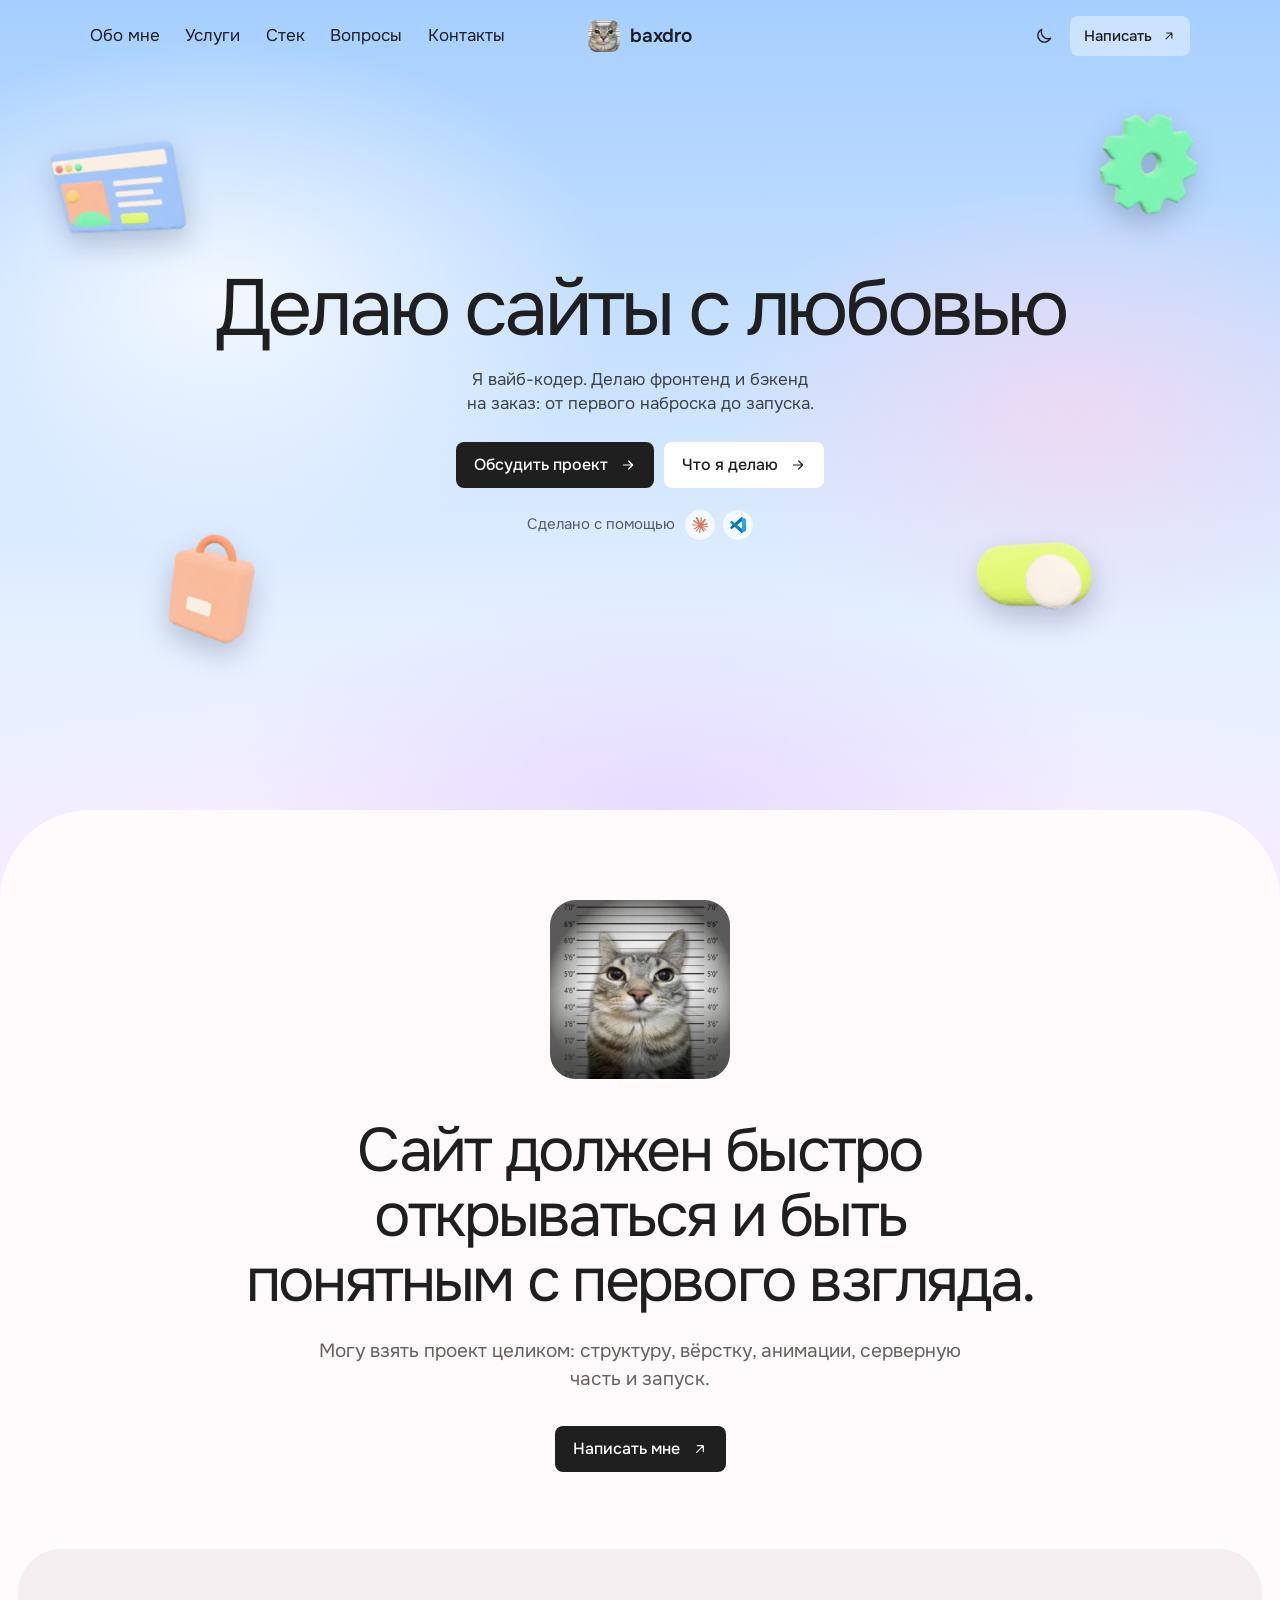
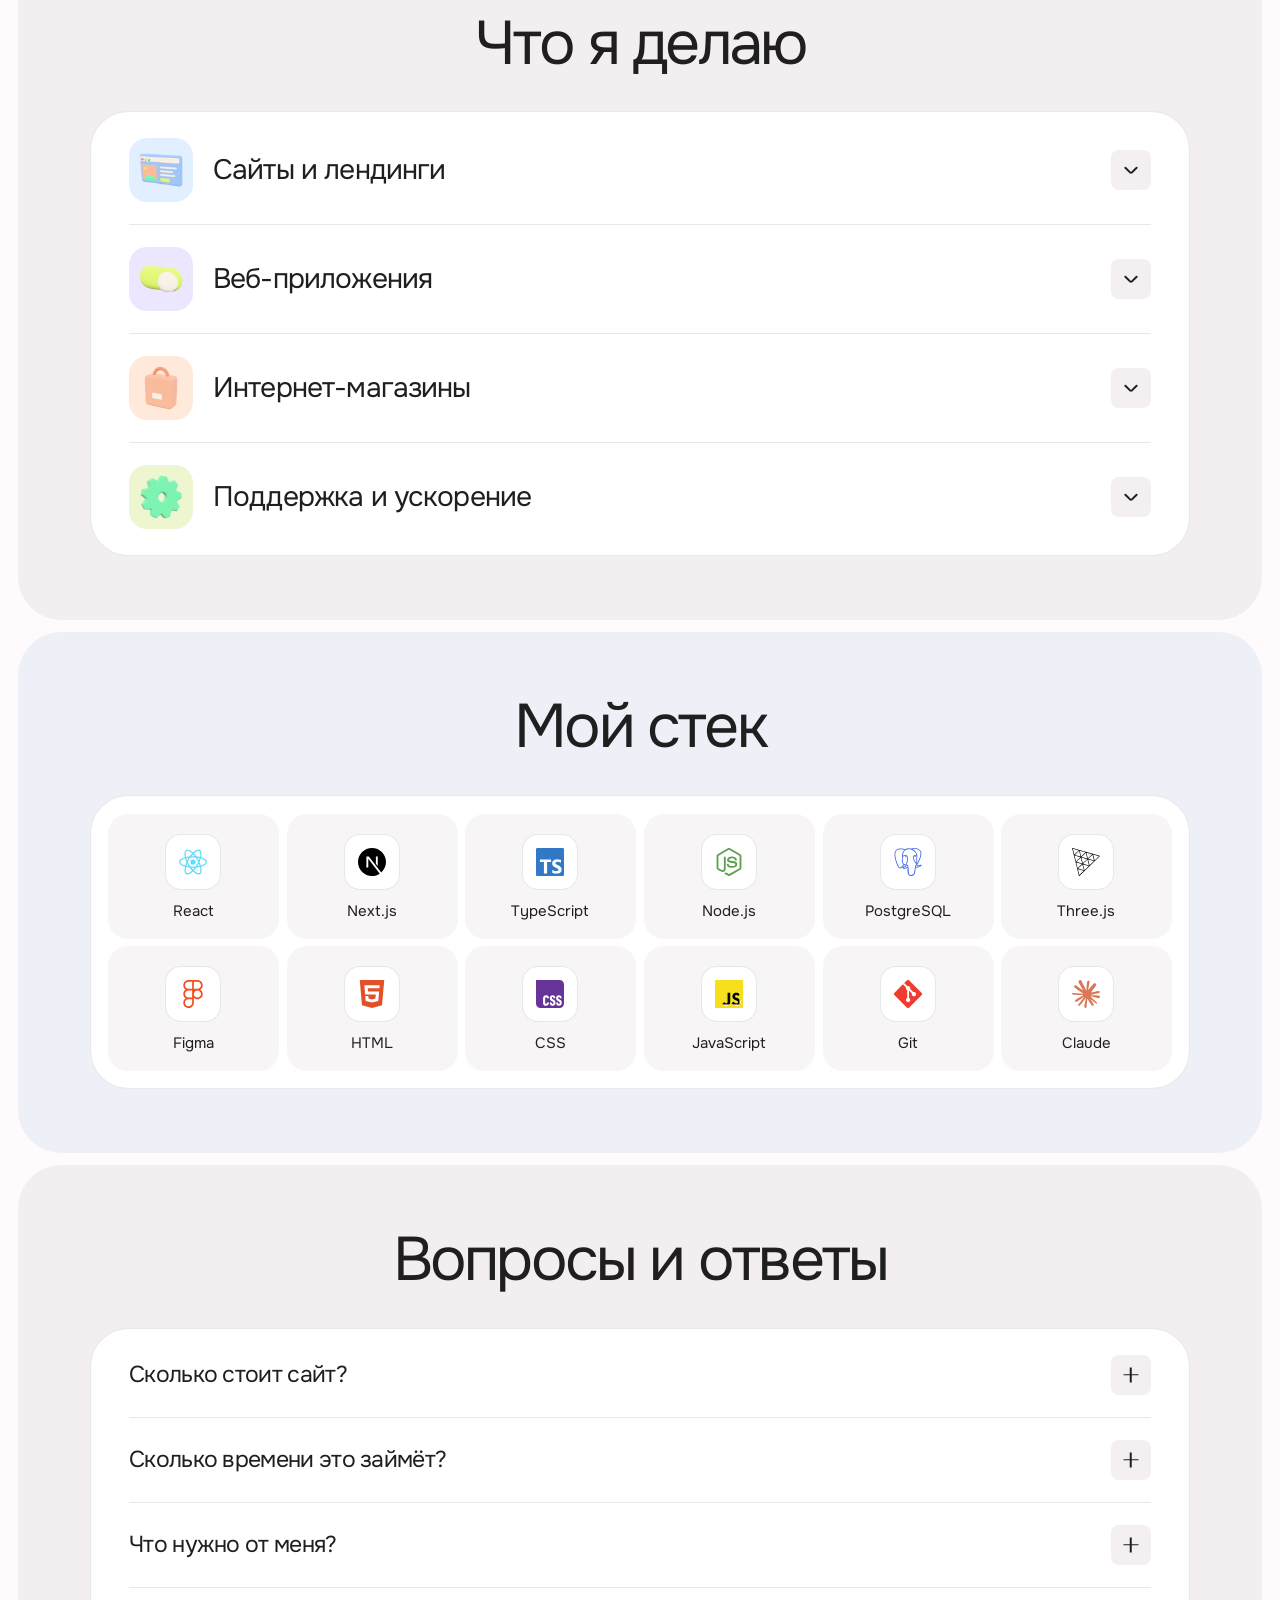
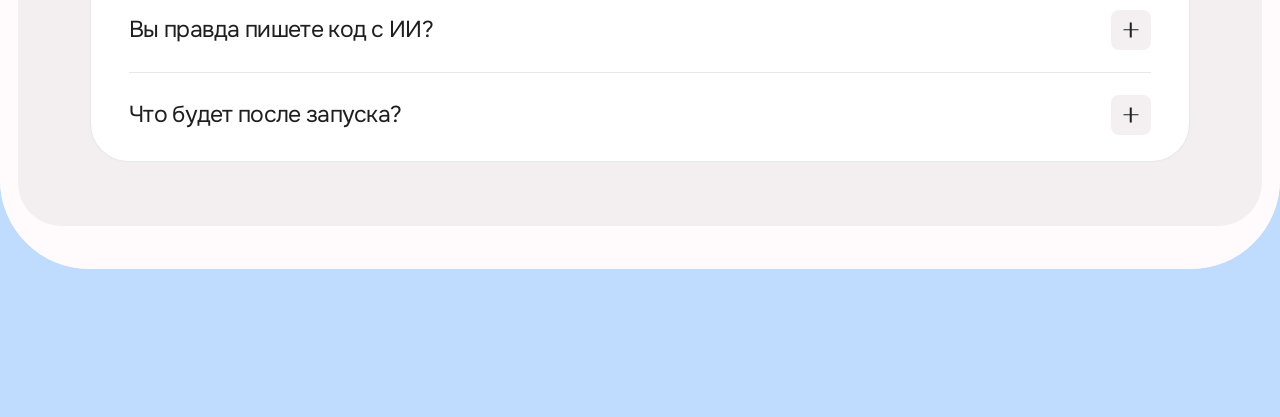
<file: index.html>
<!doctype html>
<html lang="ru">
<head>
  <meta charset="utf-8">
  <meta name="viewport" content="width=device-width, initial-scale=1">
  <title>baxdro | веб-разработчик: сайты и веб-приложения на заказ</title>
  <meta name="description" content="Делаю сайты и веб-приложения на заказ: фронтенд и бэкенд, от первого наброска до запуска.">
  <meta name="color-scheme" content="light dark">
  <script>document.querySelector('meta[name="color-scheme"]').content = localStorage.getItem('color-scheme') ?? 'light dark';</script>
  <meta name="theme-color" media="(prefers-color-scheme: light)" content="#A6CFFF">
  <meta name="theme-color" media="(prefers-color-scheme: dark)" content="#0C1330">
  <link rel="canonical" href="https://baxdro.tech/">
  <meta property="og:type" content="website">
  <meta property="og:locale" content="ru_RU">
  <meta property="og:site_name" content="baxdro">
  <meta property="og:url" content="https://baxdro.tech/">
  <meta property="og:title" content="baxdro | веб-разработчик: сайты и веб-приложения на заказ">
  <meta property="og:description" content="Делаю сайты и веб-приложения на заказ: фронтенд и бэкенд, от первого наброска до запуска.">
  <meta property="og:image" content="https://baxdro.tech/img/og.jpg">
  <meta property="og:image:width" content="1200">
  <meta property="og:image:height" content="630">
  <meta property="og:image:alt" content="Первый экран сайта baxdro: «Делаю сайты с любовью»">
  <meta name="twitter:card" content="summary_large_image">
  <link rel="icon" href="img/favicon.png" type="image/png">
  <link rel="apple-touch-icon" href="img/apple-touch-icon.png">
  <link rel="preload" href="fonts/onest-cyrillic-wght-normal.woff2" as="font" type="font/woff2" crossorigin>
  <link rel="preload" href="fonts/onest-latin-wght-normal.woff2" as="font" type="font/woff2" crossorigin>
  <link rel="stylesheet" href="css/style.css?v=096a3751">
  <script type="module" src="js/main.js?v=c9553428"></script>
  <script type="application/ld+json">
  {
    "@context": "https://schema.org",
    "@type": "Person",
    "name": "baxdro",
    "url": "https://baxdro.tech/",
    "image": "https://baxdro.tech/img/photo.webp",
    "jobTitle": "Веб-разработчик",
    "description": "Делаю сайты и веб-приложения на заказ: фронтенд и бэкенд, от первого наброска до запуска.",
    "sameAs": ["https://t.me/baxdro", "https://github.com/baxdro"]
  }
  </script>
</head>
<body>
  <a class="skip-link" href="#main">К содержимому</a>

  <svg class="sprite" aria-hidden="true">
    <symbol id="i-arrow" viewBox="0 0 24 24"><path d="M7 17 17 7M8 7h9v9"/></symbol>
    <symbol id="i-next" viewBox="0 0 24 24"><path d="M5 12h14M13 6l6 6-6 6"/></symbol>
    <symbol id="i-close" viewBox="0 0 24 24"><path d="M6 6l12 12M18 6 6 18"/></symbol>
    <symbol id="i-menu" viewBox="0 0 24 24"><path d="M4 6h16M4 12h16M4 18h16"/></symbol>
    <symbol id="i-sun" viewBox="0 0 24 24"><circle cx="12" cy="12" r="4"/><path d="M12 2v2M12 20v2M4.9 4.9l1.4 1.4M17.7 17.7l1.4 1.4M2 12h2M20 12h2M4.9 19.1l1.4-1.4M17.7 6.3l1.4-1.4"/></symbol>
    <symbol id="i-moon" viewBox="0 0 24 24"><path d="M20 14.5A8 8 0 0 1 9.5 4a8 8 0 1 0 10.5 10.5Z"/></symbol>
    <symbol id="i-tg" viewBox="0 0 24 24"><path d="M21.5 3.5 2.8 10.7c-.9.4-.9 1.6.1 1.9l4.6 1.5 1.8 5.6c.3.8 1.3 1 1.9.4l2.6-2.5 4.8 3.5c.7.5 1.7.1 1.9-.8L22.9 4.9c.2-1-.6-1.8-1.4-1.4Z"/><path d="m7.5 14.1 9.6-6.3-6.4 7.4"/></symbol>
    <symbol id="i-gh" viewBox="0 0 24 24"><path d="M15 22v-4a4.8 4.8 0 0 0-1-3.5c3 0 6-2 6-5.5.08-1.25-.27-2.48-1-3.5.28-1.15.28-2.35 0-3.5 0 0-1 0-3 1.5-2.64-.5-5.36-.5-8 0C6 2 5 2 5 2c-.3 1.15-.3 2.35 0 3.5A5.4 5.4 0 0 0 4 9c0 3.5 3 5.5 6 5.5-.39.49-.68 1.05-.85 1.65-.17.6-.22 1.23-.15 1.85v4"/><path d="M9 18c-4.51 2-5-2-7-2"/></symbol>
    <symbol id="l-html" viewBox="0 0 24 24"><path fill="#E34F26" d="M1.5 0h21l-1.91 21.563L11.977 24l-8.564-2.438L1.5 0zm7.031 9.75l-.232-2.718 10.059.003.23-2.622L5.412 4.41l.698 8.01h9.126l-.326 3.426-2.91.804-2.955-.81-.188-2.11H6.248l.33 4.171L12 19.351l5.379-1.443.744-8.157H8.531z"/></symbol>
    <symbol id="l-css" viewBox="0 0 24 24"><path fill="#663399" d="M0 0v20.16A3.84 3.84 0 0 0 3.84 24h16.32A3.84 3.84 0 0 0 24 20.16V3.84A3.84 3.84 0 0 0 20.16 0Zm14.256 13.08c1.56 0 2.28 1.08 2.304 2.64h-1.608c.024-.288-.048-.6-.144-.84-.096-.192-.288-.264-.552-.264-.456 0-.696.264-.696.84-.024.576.288.888.768 1.08.72.288 1.608.744 1.92 1.296q.432.648.432 1.656c0 1.608-.912 2.592-2.496 2.592-1.656 0-2.4-1.032-2.424-2.688h1.68c0 .792.264 1.176.792 1.176.264 0 .456-.072.552-.24.192-.312.24-1.176-.048-1.512-.312-.408-.912-.6-1.32-.816q-.828-.396-1.224-.936c-.24-.36-.36-.888-.36-1.536 0-1.44.936-2.472 2.424-2.448m5.4 0c1.584 0 2.304 1.08 2.328 2.64h-1.608c0-.288-.048-.6-.168-.84-.096-.192-.264-.264-.528-.264-.48 0-.72.264-.72.84s.288.888.792 1.08c.696.288 1.608.744 1.92 1.296.264.432.408.984.408 1.656.024 1.608-.888 2.592-2.472 2.592-1.68 0-2.424-1.056-2.448-2.688h1.68c0 .744.264 1.176.792 1.176.264 0 .456-.072.552-.24.216-.312.264-1.176-.048-1.512-.288-.408-.888-.6-1.32-.816-.552-.264-.96-.576-1.2-.936s-.36-.888-.36-1.536c-.024-1.44.912-2.472 2.4-2.448m-11.031.018c.711-.006 1.419.198 1.839.63.432.432.672 1.128.648 1.992H9.336c.024-.456-.096-.792-.432-.96-.312-.144-.768-.048-.888.24-.12.264-.192.576-.168.864v3.504c0 .744.264 1.128.768 1.128a.65.65 0 0 0 .552-.264c.168-.24.192-.552.168-.84h1.776c.096 1.632-.984 2.712-2.568 2.688-1.536 0-2.496-.864-2.472-2.472v-4.032c0-.816.24-1.44.696-1.848.432-.408 1.146-.624 1.857-.63"/></symbol>
    <symbol id="l-js" viewBox="0 0 24 24"><rect x="3" y="3" width="18" height="18" fill="#000"/><path fill="#F7DF1E" d="M0 0h24v24H0V0zm22.034 18.276c-.175-1.095-.888-2.015-3.003-2.873-.736-.345-1.554-.585-1.797-1.14-.091-.33-.105-.51-.046-.705.15-.646.915-.84 1.515-.66.39.12.75.42.976.9 1.034-.676 1.034-.676 1.755-1.125-.27-.42-.404-.601-.586-.78-.63-.705-1.469-1.065-2.834-1.034l-.705.089c-.676.165-1.32.525-1.71 1.005-1.14 1.291-.811 3.541.569 4.471 1.365 1.02 3.361 1.244 3.616 2.205.24 1.17-.87 1.545-1.966 1.41-.811-.18-1.26-.586-1.755-1.336l-1.83 1.051c.21.48.45.689.81 1.109 1.74 1.756 6.09 1.666 6.871-1.004.029-.09.24-.705.074-1.65l.046.067zm-8.983-7.245h-2.248c0 1.938-.009 3.864-.009 5.805 0 1.232.063 2.363-.138 2.711-.33.689-1.18.601-1.566.48-.396-.196-.597-.466-.83-.855-.063-.105-.11-.196-.127-.196l-1.825 1.125c.305.63.75 1.172 1.324 1.517.855.51 2.004.675 3.207.405.783-.226 1.458-.691 1.811-1.411.51-.93.402-2.07.397-3.346.012-2.054 0-4.109 0-6.179l.004-.056z"/></symbol>
    <symbol id="l-ts" viewBox="0 0 24 24"><path fill="#3178C6" d="M1.125 0C.502 0 0 .502 0 1.125v21.75C0 23.498.502 24 1.125 24h21.75c.623 0 1.125-.502 1.125-1.125V1.125C24 .502 23.498 0 22.875 0zm17.363 9.75c.612 0 1.154.037 1.627.111a6.38 6.38 0 0 1 1.306.34v2.458a3.95 3.95 0 0 0-.643-.361 5.093 5.093 0 0 0-.717-.26 5.453 5.453 0 0 0-1.426-.2c-.3 0-.573.028-.819.086a2.1 2.1 0 0 0-.623.242c-.17.104-.3.229-.393.374a.888.888 0 0 0-.14.49c0 .196.053.373.156.529.104.156.252.304.443.444s.423.276.696.41c.273.135.582.274.926.416.47.197.892.407 1.266.628.374.222.695.473.963.753.268.279.472.598.614.957.142.359.214.776.214 1.253 0 .657-.125 1.21-.373 1.656a3.033 3.033 0 0 1-1.012 1.085 4.38 4.38 0 0 1-1.487.596c-.566.12-1.163.18-1.79.18a9.916 9.916 0 0 1-1.84-.164 5.544 5.544 0 0 1-1.512-.493v-2.63a5.033 5.033 0 0 0 3.237 1.2c.333 0 .624-.03.872-.09.249-.06.456-.144.623-.25.166-.108.29-.234.373-.38a1.023 1.023 0 0 0-.074-1.089 2.12 2.12 0 0 0-.537-.5 5.597 5.597 0 0 0-.807-.444 27.72 27.72 0 0 0-1.007-.436c-.918-.383-1.602-.852-2.053-1.405-.45-.553-.676-1.222-.676-2.005 0-.614.123-1.141.369-1.582.246-.441.58-.804 1.004-1.089a4.494 4.494 0 0 1 1.47-.629 7.536 7.536 0 0 1 1.77-.201zm-15.113.188h9.563v2.166H9.506v9.646H6.789v-9.646H3.375z"/></symbol>
    <symbol id="l-react" viewBox="0 0 24 24"><path fill="#61DAFB" d="M14.23 12.004a2.236 2.236 0 0 1-2.235 2.236 2.236 2.236 0 0 1-2.236-2.236 2.236 2.236 0 0 1 2.235-2.236 2.236 2.236 0 0 1 2.236 2.236zm2.648-10.69c-1.346 0-3.107.96-4.888 2.622-1.78-1.653-3.542-2.602-4.887-2.602-.41 0-.783.093-1.106.278-1.375.793-1.683 3.264-.973 6.365C1.98 8.917 0 10.42 0 12.004c0 1.59 1.99 3.097 5.043 4.03-.704 3.113-.39 5.588.988 6.38.32.187.69.275 1.102.275 1.345 0 3.107-.96 4.888-2.624 1.78 1.654 3.542 2.603 4.887 2.603.41 0 .783-.09 1.106-.275 1.374-.792 1.683-3.263.973-6.365C22.02 15.096 24 13.59 24 12.004c0-1.59-1.99-3.097-5.043-4.032.704-3.11.39-5.587-.988-6.38-.318-.184-.688-.277-1.092-.278zm-.005 1.09v.006c.225 0 .406.044.558.127.666.382.955 1.835.73 3.704-.054.46-.142.945-.25 1.44-.96-.236-2.006-.417-3.107-.534-.66-.905-1.345-1.727-2.035-2.447 1.592-1.48 3.087-2.292 4.105-2.295zm-9.77.02c1.012 0 2.514.808 4.11 2.28-.686.72-1.37 1.537-2.02 2.442-1.107.117-2.154.298-3.113.538-.112-.49-.195-.964-.254-1.42-.23-1.868.054-3.32.714-3.707.19-.09.4-.127.563-.132zm4.882 3.05c.455.468.91.992 1.36 1.564-.44-.02-.89-.034-1.345-.034-.46 0-.915.01-1.36.034.44-.572.895-1.096 1.345-1.565zM12 8.1c.74 0 1.477.034 2.202.093.406.582.802 1.203 1.183 1.86.372.64.71 1.29 1.018 1.946-.308.655-.646 1.31-1.013 1.95-.38.66-.773 1.288-1.18 1.87-.728.063-1.466.098-2.21.098-.74 0-1.477-.035-2.202-.093-.406-.582-.802-1.204-1.183-1.86-.372-.64-.71-1.29-1.018-1.946.303-.657.646-1.313 1.013-1.954.38-.66.773-1.286 1.18-1.868.728-.064 1.466-.098 2.21-.098zm-3.635.254c-.24.377-.48.763-.704 1.16-.225.39-.435.782-.635 1.174-.265-.656-.49-1.31-.676-1.947.64-.15 1.315-.283 2.015-.386zm7.26 0c.695.103 1.365.23 2.006.387-.18.632-.405 1.282-.66 1.933-.2-.39-.41-.783-.64-1.174-.225-.392-.465-.774-.705-1.146zm3.063.675c.484.15.944.317 1.375.498 1.732.74 2.852 1.708 2.852 2.476-.005.768-1.125 1.74-2.857 2.475-.42.18-.88.342-1.355.493-.28-.958-.646-1.956-1.1-2.98.45-1.017.81-2.01 1.085-2.964zm-13.395.004c.278.96.645 1.957 1.1 2.98-.45 1.017-.812 2.01-1.086 2.964-.484-.15-.944-.318-1.37-.5-1.732-.737-2.852-1.706-2.852-2.474 0-.768 1.12-1.742 2.852-2.476.42-.18.88-.342 1.356-.494zm11.678 4.28c.265.657.49 1.312.676 1.948-.64.157-1.316.29-2.016.39.24-.375.48-.762.705-1.158.225-.39.435-.788.636-1.18zm-9.945.02c.2.392.41.783.64 1.175.23.39.465.772.705 1.143-.695-.102-1.365-.23-2.006-.386.18-.63.406-1.282.66-1.933zM17.92 16.32c.112.493.2.968.254 1.423.23 1.868-.054 3.32-.714 3.708-.147.09-.338.128-.563.128-1.012 0-2.514-.807-4.11-2.28.686-.72 1.37-1.536 2.02-2.44 1.107-.118 2.154-.3 3.113-.54zm-11.83.01c.96.234 2.006.415 3.107.532.66.905 1.345 1.727 2.035 2.446-1.595 1.483-3.092 2.295-4.11 2.295-.22-.005-.406-.05-.553-.132-.666-.38-.955-1.834-.73-3.703.054-.46.142-.944.25-1.438zm4.56.64c.44.02.89.034 1.345.034.46 0 .915-.01 1.36-.034-.44.572-.895 1.095-1.345 1.565-.455-.47-.91-.993-1.36-1.565z"/></symbol>
    <symbol id="l-next" viewBox="0 0 24 24"><path fill="#000000" d="M18.665 21.978C16.758 23.255 14.465 24 12 24 5.377 24 0 18.623 0 12S5.377 0 12 0s12 5.377 12 12c0 3.583-1.574 6.801-4.067 9.001L9.219 7.2H7.2v9.596h1.615V9.251l9.85 12.727Zm-3.332-8.533 1.6 2.061V7.2h-1.6v6.245Z"/></symbol>
    <symbol id="l-node" viewBox="0 0 24 24"><path fill="#5FA04E" d="M11.998,24c-0.321,0-0.641-0.084-0.922-0.247l-2.936-1.737c-0.438-0.245-0.224-0.332-0.08-0.383 c0.585-0.203,0.703-0.25,1.328-0.604c0.065-0.037,0.151-0.023,0.218,0.017l2.256,1.339c0.082,0.045,0.197,0.045,0.272,0l8.795-5.076 c0.082-0.047,0.134-0.141,0.134-0.238V6.921c0-0.099-0.053-0.192-0.137-0.242l-8.791-5.072c-0.081-0.047-0.189-0.047-0.271,0 L3.075,6.68C2.99,6.729,2.936,6.825,2.936,6.921v10.15c0,0.097,0.054,0.189,0.139,0.235l2.409,1.392 c1.307,0.654,2.108-0.116,2.108-0.89V7.787c0-0.142,0.114-0.253,0.256-0.253h1.115c0.139,0,0.255,0.112,0.255,0.253v10.021 c0,1.745-0.95,2.745-2.604,2.745c-0.508,0-0.909,0-2.026-0.551L2.28,18.675c-0.57-0.329-0.922-0.945-0.922-1.604V6.921 c0-0.659,0.353-1.275,0.922-1.603l8.795-5.082c0.557-0.315,1.296-0.315,1.848,0l8.794,5.082c0.57,0.329,0.924,0.944,0.924,1.603 v10.15c0,0.659-0.354,1.273-0.924,1.604l-8.794,5.078C12.643,23.916,12.324,24,11.998,24z M19.099,13.993 c0-1.9-1.284-2.406-3.987-2.763c-2.731-0.361-3.009-0.548-3.009-1.187c0-0.528,0.235-1.233,2.258-1.233 c1.807,0,2.473,0.389,2.747,1.607c0.024,0.115,0.129,0.199,0.247,0.199h1.141c0.071,0,0.138-0.031,0.186-0.081 c0.048-0.054,0.074-0.123,0.067-0.196c-0.177-2.098-1.571-3.076-4.388-3.076c-2.508,0-4.004,1.058-4.004,2.833 c0,1.925,1.488,2.457,3.895,2.695c2.88,0.282,3.103,0.703,3.103,1.269c0,0.983-0.789,1.402-2.642,1.402 c-2.327,0-2.839-0.584-3.011-1.742c-0.02-0.124-0.126-0.215-0.253-0.215h-1.137c-0.141,0-0.254,0.112-0.254,0.253 c0,1.482,0.806,3.248,4.655,3.248C17.501,17.007,19.099,15.91,19.099,13.993z"/></symbol>
    <symbol id="l-pg" viewBox="0 0 24 24"><path fill="#4169E1" d="M23.5594 14.7228a.5269.5269 0 0 0-.0563-.1191c-.139-.2632-.4768-.3418-1.0074-.2321-1.6533.3411-2.2935.1312-2.5256-.0191 1.342-2.0482 2.445-4.522 3.0411-6.8297.2714-1.0507.7982-3.5237.1222-4.7316a1.5641 1.5641 0 0 0-.1509-.235C21.6931.9086 19.8007.0248 17.5099.0005c-1.4947-.0158-2.7705.3461-3.1161.4794a9.449 9.449 0 0 0-.5159-.0816 8.044 8.044 0 0 0-1.3114-.1278c-1.1822-.0184-2.2038.2642-3.0498.8406-.8573-.3211-4.7888-1.645-7.2219.0788C.9359 2.1526.3086 3.8733.4302 6.3043c.0409.818.5069 3.334 1.2423 5.7436.4598 1.5065.9387 2.7019 1.4334 3.582.553.9942 1.1259 1.5933 1.7143 1.7895.4474.1491 1.1327.1441 1.8581-.7279.8012-.9635 1.5903-1.8258 1.9446-2.2069.4351.2355.9064.3625 1.39.3772a.0569.0569 0 0 0 .0004.0041 11.0312 11.0312 0 0 0-.2472.3054c-.3389.4302-.4094.5197-1.5002.7443-.3102.064-1.1344.2339-1.1464.8115-.0025.1224.0329.2309.0919.3268.2269.4231.9216.6097 1.015.6331 1.3345.3335 2.5044.092 3.3714-.6787-.017 2.231.0775 4.4174.3454 5.0874.2212.5529.7618 1.9045 2.4692 1.9043.2505 0 .5263-.0291.8296-.0941 1.7819-.3821 2.5557-1.1696 2.855-2.9059.1503-.8707.4016-2.8753.5388-4.1012.0169-.0703.0357-.1207.057-.1362.0007-.0005.0697-.0471.4272.0307a.3673.3673 0 0 0 .0443.0068l.2539.0223.0149.001c.8468.0384 1.9114-.1426 2.5312-.4308.6438-.2988 1.8057-1.0323 1.5951-1.6698zM2.371 11.8765c-.7435-2.4358-1.1779-4.8851-1.2123-5.5719-.1086-2.1714.4171-3.6829 1.5623-4.4927 1.8367-1.2986 4.8398-.5408 6.108-.13-.0032.0032-.0066.0061-.0098.0094-2.0238 2.044-1.9758 5.536-1.9708 5.7495-.0002.0823.0066.1989.0162.3593.0348.5873.0996 1.6804-.0735 2.9184-.1609 1.1504.1937 2.2764.9728 3.0892.0806.0841.1648.1631.2518.2374-.3468.3714-1.1004 1.1926-1.9025 2.1576-.5677.6825-.9597.5517-1.0886.5087-.3919-.1307-.813-.5871-1.2381-1.3223-.4796-.839-.9635-2.0317-1.4155-3.5126zm6.0072 5.0871c-.1711-.0428-.3271-.1132-.4322-.1772.0889-.0394.2374-.0902.4833-.1409 1.2833-.2641 1.4815-.4506 1.9143-1.0002.0992-.126.2116-.2687.3673-.4426a.3549.3549 0 0 0 .0737-.1298c.1708-.1513.2724-.1099.4369-.0417.156.0646.3078.26.3695.4752.0291.1016.0619.2945-.0452.4444-.9043 1.2658-2.2216 1.2494-3.1676 1.0128zm2.094-3.988-.0525.141c-.133.3566-.2567.6881-.3334 1.003-.6674-.0021-1.3168-.2872-1.8105-.8024-.6279-.6551-.9131-1.5664-.7825-2.5004.1828-1.3079.1153-2.4468.079-3.0586-.005-.0857-.0095-.1607-.0122-.2199.2957-.2621 1.6659-.9962 2.6429-.7724.4459.1022.7176.4057.8305.928.5846 2.7038.0774 3.8307-.3302 4.7363-.084.1866-.1633.3629-.2311.5454zm7.3637 4.5725c-.0169.1768-.0358.376-.0618.5959l-.146.4383a.3547.3547 0 0 0-.0182.1077c-.0059.4747-.054.6489-.115.8693-.0634.2292-.1353.4891-.1794 1.0575-.11 1.4143-.8782 2.2267-2.4172 2.5565-1.5155.3251-1.7843-.4968-2.0212-1.2217a6.5824 6.5824 0 0 0-.0769-.2266c-.2154-.5858-.1911-1.4119-.1574-2.5551.0165-.5612-.0249-1.9013-.3302-2.6462.0044-.2932.0106-.5909.019-.8918a.3529.3529 0 0 0-.0153-.1126 1.4927 1.4927 0 0 0-.0439-.208c-.1226-.4283-.4213-.7866-.7797-.9351-.1424-.059-.4038-.1672-.7178-.0869.067-.276.1831-.5875.309-.9249l.0529-.142c.0595-.16.134-.3257.213-.5012.4265-.9476 1.0106-2.2453.3766-5.1772-.2374-1.0981-1.0304-1.6343-2.2324-1.5098-.7207.0746-1.3799.3654-1.7088.5321a5.6716 5.6716 0 0 0-.1958.1041c.0918-1.1064.4386-3.1741 1.7357-4.4823a4.0306 4.0306 0 0 1 .3033-.276.3532.3532 0 0 0 .1447-.0644c.7524-.5706 1.6945-.8506 2.802-.8325.4091.0067.8017.0339 1.1742.081 1.939.3544 3.2439 1.4468 4.0359 2.3827.8143.9623 1.2552 1.9315 1.4312 2.4543-1.3232-.1346-2.2234.1268-2.6797.779-.9926 1.4189.543 4.1729 1.2811 5.4964.1353.2426.2522.4522.2889.5413.2403.5825.5515.9713.7787 1.2552.0696.087.1372.1714.1885.245-.4008.1155-1.1208.3825-1.0552 1.717-.0123.1563-.0423.4469-.0834.8148-.0461.2077-.0702.4603-.0994.7662zm.8905-1.6211c-.0405-.8316.2691-.9185.5967-1.0105a2.8566 2.8566 0 0 0 .135-.0406 1.202 1.202 0 0 0 .1342.103c.5703.3765 1.5823.4213 3.0068.1344-.2016.1769-.5189.3994-.9533.6011-.4098.1903-1.0957.333-1.7473.3636-.7197.0336-1.0859-.0807-1.1721-.151zm.5695-9.2712c-.0059.3508-.0542.6692-.1054 1.0017-.055.3576-.112.7274-.1264 1.1762-.0142.4368.0404.8909.0932 1.3301.1066.887.216 1.8003-.2075 2.7014a3.5272 3.5272 0 0 1-.1876-.3856c-.0527-.1276-.1669-.3326-.3251-.6162-.6156-1.1041-2.0574-3.6896-1.3193-4.7446.3795-.5427 1.3408-.5661 2.1781-.463zm.2284 7.0137a12.3762 12.3762 0 0 0-.0853-.1074l-.0355-.0444c.7262-1.1995.5842-2.3862.4578-3.4385-.0519-.4318-.1009-.8396-.0885-1.2226.0129-.4061.0666-.7543.1185-1.0911.0639-.415.1288-.8443.1109-1.3505.0134-.0531.0188-.1158.0118-.1902-.0457-.4855-.5999-1.938-1.7294-3.253-.6076-.7073-1.4896-1.4972-2.6889-2.0395.5251-.1066 1.2328-.2035 2.0244-.1859 2.0515.0456 3.6746.8135 4.8242 2.2824a.908.908 0 0 1 .0667.1002c.7231 1.3556-.2762 6.2751-2.9867 10.5405zm-8.8166-6.1162c-.025.1794-.3089.4225-.6211.4225a.5821.5821 0 0 1-.0809-.0056c-.1873-.026-.3765-.144-.5059-.3156-.0458-.0605-.1203-.178-.1055-.2844.0055-.0401.0261-.0985.0925-.1488.1182-.0894.3518-.1226.6096-.0867.3163.0441.6426.1938.6113.4186zm7.9305-.4114c.0111.0792-.049.201-.1531.3102-.0683.0717-.212.1961-.4079.2232a.5456.5456 0 0 1-.075.0052c-.2935 0-.5414-.2344-.5607-.3717-.024-.1765.2641-.3106.5611-.352.297-.0414.6111.0088.6356.1851z"/></symbol>
    <symbol id="l-three" viewBox="0 0 24 24"><path fill="#000000" d="M.38 0a.268.268 0 0 0-.256.332l2.894 11.716a.268.268 0 0 0 .01.04l2.89 11.708a.268.268 0 0 0 .447.128L23.802 7.15a.268.268 0 0 0-.112-.45l-5.784-1.667a.268.268 0 0 0-.123-.035L6.38 1.715a.268.268 0 0 0-.144-.04L.456.01A.268.268 0 0 0 .38 0zm.374.654L5.71 2.08 1.99 5.664zM6.61 2.34l4.864 1.4-3.65 3.515zm-.522.12l1.217 4.926-4.877-1.4zm6.28 1.538l4.878 1.404-3.662 3.53zm-.52.13l1.208 4.9-4.853-1.392zm6.3 1.534l4.947 1.424-3.715 3.574zm-.524.12l1.215 4.926-4.876-1.398zm-15.432.696l4.964 1.424-3.726 3.586zM8.047 8.15l4.877 1.4-3.66 3.527zm-.518.137l1.236 5.017-4.963-1.432zm6.274 1.535l4.965 1.425-3.73 3.586zm-.52.127l1.235 5.012-4.958-1.43zm-9.63 2.438l4.873 1.406-3.656 3.523zm5.854 1.687l4.863 1.403-3.648 3.51zm-.54.04l1.214 4.927-4.875-1.4zm-3.896 4.02l5.037 1.442-3.782 3.638z"/></symbol>
    <symbol id="l-figma" viewBox="0 0 24 24"><path fill="#F24E1E" d="M15.852 8.981h-4.588V0h4.588c2.476 0 4.49 2.014 4.49 4.49s-2.014 4.491-4.49 4.491zM12.735 7.51h3.117c1.665 0 3.019-1.355 3.019-3.019s-1.355-3.019-3.019-3.019h-3.117V7.51zm0 1.471H8.148c-2.476 0-4.49-2.014-4.49-4.49S5.672 0 8.148 0h4.588v8.981zm-4.587-7.51c-1.665 0-3.019 1.355-3.019 3.019s1.354 3.02 3.019 3.02h3.117V1.471H8.148zm4.587 15.019H8.148c-2.476 0-4.49-2.014-4.49-4.49s2.014-4.49 4.49-4.49h4.588v8.98zM8.148 8.981c-1.665 0-3.019 1.355-3.019 3.019s1.355 3.019 3.019 3.019h3.117V8.981H8.148zM8.172 24c-2.489 0-4.515-2.014-4.515-4.49s2.014-4.49 4.49-4.49h4.588v4.441c0 2.503-2.047 4.539-4.563 4.539zm-.024-7.51a3.023 3.023 0 0 0-3.019 3.019c0 1.665 1.365 3.019 3.044 3.019 1.705 0 3.093-1.376 3.093-3.068v-2.97H8.148zm7.704 0h-.098c-2.476 0-4.49-2.014-4.49-4.49s2.014-4.49 4.49-4.49h.098c2.476 0 4.49 2.014 4.49 4.49s-2.014 4.49-4.49 4.49zm-.097-7.509c-1.665 0-3.019 1.355-3.019 3.019s1.355 3.019 3.019 3.019h.098c1.665 0 3.019-1.355 3.019-3.019s-1.355-3.019-3.019-3.019h-.098z"/></symbol>
    <symbol id="l-git" viewBox="0 0 24 24"><path fill="#F03C2E" d="M13.09 23.549a1.54 1.54 0 0 1-2.18 0L.451 13.089a1.54 1.54 0 0 1 0-2.179l7.191-7.19 2.733 2.733a1.85 1.85 0 0 0 .964 2.326v6.66a1.849 1.849 0 1 0 1.54 0V8.957l2.508 2.508a1.85 1.85 0 1 0 1.09-1.09l-2.634-2.634a1.85 1.85 0 0 0-2.378-2.377L8.73 2.63 10.91.451a1.54 1.54 0 0 1 2.179 0l10.459 10.46a1.54 1.54 0 0 1 0 2.179z"/></symbol>
    <symbol id="l-claude" viewBox="0 0 24 24"><path fill="#D97757" d="m4.7144 15.9555 4.7174-2.6471.079-.2307-.079-.1275h-.2307l-.7893-.0486-2.6956-.0729-2.3375-.0971-2.2646-.1214-.5707-.1215-.5343-.7042.0546-.3522.4797-.3218.686.0608 1.5179.1032 2.2767.1578 1.6514.0972 2.4468.255h.3886l.0546-.1579-.1336-.0971-.1032-.0972L6.973 9.8356l-2.55-1.6879-1.3356-.9714-.7225-.4918-.3643-.4614-.1578-1.0078.6557-.7225.8803.0607.2246.0607.8925.686 1.9064 1.4754 2.4893 1.8336.3643.3035.1457-.1032.0182-.0728-.164-.2733-1.3539-2.4467-1.445-2.4893-.6435-1.032-.17-.6194c-.0607-.255-.1032-.4674-.1032-.7285L6.287.1335 6.6997 0l.9957.1336.419.3642.6192 1.4147 1.0018 2.2282 1.5543 3.0296.4553.8985.2429.8318.091.255h.1579v-.1457l.1275-1.706.2368-2.0947.2307-2.6957.0789-.7589.3764-.9107.7468-.4918.5828.2793.4797.686-.0668.4433-.2853 1.8517-.5586 2.9021-.3643 1.9429h.2125l.2429-.2429.9835-1.3053 1.6514-2.0643.7286-.8196.85-.9046.5464-.4311h1.0321l.759 1.1293-.34 1.1657-1.0625 1.3478-.8804 1.1414-1.2628 1.7-.7893 1.36.0729.1093.1882-.0183 2.8535-.607 1.5421-.2794 1.8396-.3157.8318.3886.091.3946-.3278.8075-1.967.4857-2.3072.4614-3.4364.8136-.0425.0304.0486.0607 1.5482.1457.6618.0364h1.621l3.0175.2247.7892.522.4736.6376-.079.4857-1.2142.6193-1.6393-.3886-3.825-.9107-1.3113-.3279h-.1822v.1093l1.0929 1.0686 2.0035 1.8092 2.5075 2.3314.1275.5768-.3218.4554-.34-.0486-2.2039-1.6575-.85-.7468-1.9246-1.621h-.1275v.17l.4432.6496 2.3436 3.5214.1214 1.0807-.17.3521-.6071.2125-.6679-.1214-1.3721-1.9246L14.38 17.959l-1.1414-1.9428-.1397.079-.674 7.2552-.3156.3703-.7286.2793-.6071-.4614-.3218-.7468.3218-1.4753.3886-1.9246.3157-1.53.2853-1.9004.17-.6314-.0121-.0425-.1397.0182-1.4328 1.9672-2.1796 2.9446-1.7243 1.8456-.4128.164-.7164-.3704.0667-.6618.4008-.5889 2.386-3.0357 1.4389-1.882.929-1.0868-.0062-.1579h-.0546l-6.3385 4.1164-1.1293.1457-.4857-.4554.0608-.7467.2307-.2429 1.9064-1.3114Z"/></symbol>
  </svg>

  <header class="site-header">
    <div class="site-header__bar">
      <nav class="nav" aria-label="Разделы">
        <a href="#about">Обо мне</a>
        <a href="#services">Услуги</a>
        <a href="#stack">Стек</a>
        <a href="#faq">Вопросы</a>
        <a href="#contact">Контакты</a>
      </nav>
      <a class="logo" href="#top"><img class="logo__mark" src="img/logo.webp" alt="" width="32" height="32"><span>baxdro</span></a>
      <div class="site-header__actions">
        <button class="icon-button theme-toggle" type="button" aria-label="Сменить тему" hidden><svg class="icon theme-toggle__moon" aria-hidden="true"><use href="#i-moon"/></svg><svg class="icon theme-toggle__sun" aria-hidden="true"><use href="#i-sun"/></svg></button>
        <a class="btn btn--glass btn--small" href="https://t.me/baxdro">Написать <svg class="icon" aria-hidden="true"><use href="#i-arrow"/></svg></a>
        <button class="icon-button menu-button" type="button" aria-label="Меню" aria-expanded="false" aria-controls="drawer" hidden><svg class="icon" aria-hidden="true"><use href="#i-menu"/></svg></button>
      </div>
    </div>
  </header>

  <dialog class="drawer" id="drawer" aria-label="Меню">
    <div class="drawer__sheet">
      <div class="drawer__top">
        <a class="logo" href="#top"><img class="logo__mark" src="img/logo.webp" alt="" width="32" height="32"><span>baxdro</span></a>
        <button class="icon-button drawer__close" type="button" aria-label="Закрыть меню" autofocus><svg class="icon" aria-hidden="true"><use href="#i-close"/></svg></button>
      </div>
      <nav class="drawer__nav" aria-label="Разделы">
        <a href="#about">Обо мне</a>
        <a href="#services">Услуги</a>
        <a href="#stack">Стек</a>
        <a href="#faq">Вопросы</a>
        <a href="#contact">Контакты</a>
      </nav>
      <div class="drawer__footer">
        <a class="btn btn--primary" href="https://t.me/baxdro">Написать <svg class="icon" aria-hidden="true"><use href="#i-arrow"/></svg></a>
        <ul class="socials">
          <li><button class="theme-toggle" type="button" aria-label="Сменить тему"><svg class="icon theme-toggle__moon" aria-hidden="true"><use href="#i-moon"/></svg><svg class="icon theme-toggle__sun" aria-hidden="true"><use href="#i-sun"/></svg></button></li>
          <li><a href="https://t.me/baxdro" aria-label="Telegram"><svg class="icon" aria-hidden="true"><use href="#i-tg"/></svg></a></li>
          <li><a href="https://github.com/baxdro" aria-label="GitHub"><svg class="icon" aria-hidden="true"><use href="#i-gh"/></svg></a></li>
        </ul>
      </div>
    </div>
  </dialog>

  <main class="page" id="main">
    <section class="hero" aria-labelledby="hero-title">
      <div class="sky" aria-hidden="true"><i></i><i></i><i></i></div>
      <div class="hero__content">
        <h1 class="hero__title" id="hero-title" aria-label="Делаю сайты с любовью">
          <span class="hero__word" aria-hidden="true">Делаю</span>
          <span class="hero__word" aria-hidden="true">сайты</span>
          <span class="hero__word" aria-hidden="true">с</span>
          <span class="hero__word" aria-hidden="true">любовью</span>
        </h1>
        <p class="hero__text">Я вайб-кодер. Делаю фронтенд и бэкенд на заказ: от первого наброска до запуска.</p>
        <div class="hero__actions">
          <a class="btn btn--primary" href="https://t.me/baxdro">Обсудить проект <svg class="icon" aria-hidden="true"><use href="#i-next"/></svg></a>
          <a class="btn" href="#services">Что я делаю <svg class="icon" aria-hidden="true"><use href="#i-next"/></svg></a>
        </div>
        <p class="made-with">
          <span>Сделано с помощью</span>
          <a href="https://claude.com/claude-code" aria-label="Claude" title="Claude"><svg aria-hidden="true"><use href="#l-claude"/></svg></a>
          <a href="https://code.visualstudio.com" aria-label="VS Code" title="VS Code"><img src="img/vscode.svg" alt="" width="16" height="16"></a>
        </p>
      </div>
      <div class="toys" aria-hidden="true">
        <img class="toy toy--browser" src="img/toy-browser.webp" alt="" width="280" height="280">
        <img class="toy toy--gear" src="img/toy-gear.webp" alt="" width="280" height="280">
        <img class="toy toy--bag" src="img/toy-bag.webp" alt="" width="280" height="280">
        <img class="toy toy--toggle" src="img/toy-toggle.webp" alt="" width="280" height="280">
      </div>
    </section>

    <div class="panel">
      <section class="section about" id="about" aria-labelledby="about-title">
        <img class="about__photo reveal" src="img/photo.webp" alt="Аватар baxdro: кот у ростомера" width="480" height="480" loading="lazy">
        <h2 class="about__statement reveal" id="about-title">Сайт должен быстро открываться и быть понятным с первого взгляда.</h2>
        <p class="about__text reveal">Могу взять проект целиком: структуру, вёрстку, анимации, серверную часть и запуск.</p>
        <a class="btn btn--primary reveal" href="https://t.me/baxdro">Написать мне <svg class="icon" aria-hidden="true"><use href="#i-arrow"/></svg></a>
      </section>

      <section class="section section--band section--warm" id="services" aria-labelledby="services-title">
        <h2 class="section__title reveal" id="services-title">Что я делаю</h2>
        <div class="card accordion accordion--rich reveal">
          <details class="accordion__item">
            <summary class="accordion__summary">
              <span class="accordion__icon accordion__icon--sky"><img src="img/toy-browser.webp" alt="" width="280" height="280" loading="lazy"></span>
              <span class="accordion__title">Сайты и лендинги</span>
              <span class="accordion__toggle" aria-hidden="true"></span>
            </summary>
            <div class="accordion__body">
              <p>Одностраничники и многостраничные сайты: от идеи и первого наброска до работающей страницы.</p>
              <ul class="accordion__tags">
                <li>Структура и тексты</li>
                <li>Вёрстка под все экраны</li>
                <li>SEO и аналитика</li>
              </ul>
            </div>
          </details>
          <details class="accordion__item">
            <summary class="accordion__summary">
              <span class="accordion__icon accordion__icon--lilac"><img src="img/toy-toggle.webp" alt="" width="280" height="280" loading="lazy"></span>
              <span class="accordion__title">Веб-приложения</span>
              <span class="accordion__toggle" aria-hidden="true"></span>
            </summary>
            <div class="accordion__body">
              <p>Личные кабинеты, панели управления и внутренние сервисы на React и TypeScript.</p>
              <ul class="accordion__tags">
                <li>Личный кабинет и роли</li>
                <li>Работа с API и базой данных</li>
                <li>Понятные таблицы и формы</li>
              </ul>
            </div>
          </details>
          <details class="accordion__item">
            <summary class="accordion__summary">
              <span class="accordion__icon accordion__icon--peach"><img src="img/toy-bag.webp" alt="" width="280" height="280" loading="lazy"></span>
              <span class="accordion__title">Интернет-магазины</span>
              <span class="accordion__toggle" aria-hidden="true"></span>
            </summary>
            <div class="accordion__body">
              <p>Магазин, в котором покупателю легко выбрать и оплатить, а вам легко обновлять товары.</p>
              <ul class="accordion__tags">
                <li>Каталог и фильтры</li>
                <li>Корзина и оплата</li>
                <li>Админка для товаров</li>
              </ul>
            </div>
          </details>
          <details class="accordion__item">
            <summary class="accordion__summary">
              <span class="accordion__icon accordion__icon--lime"><img src="img/toy-gear.webp" alt="" width="280" height="280" loading="lazy"></span>
              <span class="accordion__title">Поддержка и ускорение</span>
              <span class="accordion__toggle" aria-hidden="true"></span>
            </summary>
            <div class="accordion__body">
              <p>Привожу в порядок уже работающий сайт: когда он медленно открывается или ломается на телефоне.</p>
              <ul class="accordion__tags">
                <li>Ускорение загрузки</li>
                <li>Исправление вёрстки</li>
                <li>Доступность</li>
              </ul>
            </div>
          </details>
        </div>
      </section>

      <section class="section section--band section--cool" id="stack" aria-labelledby="stack-title">
        <h2 class="section__title reveal" id="stack-title">Мой стек</h2>
        <ul class="card stack reveal">
          <li class="stack__item"><span class="stack__logo"><svg aria-hidden="true"><use href="#l-react"/></svg></span>React</li>
          <li class="stack__item"><span class="stack__logo"><svg aria-hidden="true"><use href="#l-next"/></svg></span>Next.js</li>
          <li class="stack__item"><span class="stack__logo"><svg aria-hidden="true"><use href="#l-ts"/></svg></span>TypeScript</li>
          <li class="stack__item"><span class="stack__logo"><svg aria-hidden="true"><use href="#l-node"/></svg></span>Node.js</li>
          <li class="stack__item"><span class="stack__logo"><svg aria-hidden="true"><use href="#l-pg"/></svg></span>PostgreSQL</li>
          <li class="stack__item"><span class="stack__logo"><svg aria-hidden="true"><use href="#l-three"/></svg></span>Three.js</li>
          <li class="stack__item"><span class="stack__logo"><svg aria-hidden="true"><use href="#l-figma"/></svg></span>Figma</li>
          <li class="stack__item"><span class="stack__logo"><svg aria-hidden="true"><use href="#l-html"/></svg></span>HTML</li>
          <li class="stack__item"><span class="stack__logo"><svg aria-hidden="true"><use href="#l-css"/></svg></span>CSS</li>
          <li class="stack__item"><span class="stack__logo"><svg aria-hidden="true"><use href="#l-js"/></svg></span>JavaScript</li>
          <li class="stack__item"><span class="stack__logo"><svg aria-hidden="true"><use href="#l-git"/></svg></span>Git</li>
          <li class="stack__item"><span class="stack__logo"><svg aria-hidden="true"><use href="#l-claude"/></svg></span>Claude</li>
        </ul>
      </section>

      <section class="section section--band section--warm" id="faq" aria-labelledby="faq-title">
        <h2 class="section__title reveal" id="faq-title">Вопросы и ответы</h2>
        <div class="card accordion reveal">
          <details class="accordion__item">
            <summary class="accordion__summary">
              <span class="accordion__title">Сколько стоит сайт?</span>
              <span class="accordion__toggle" aria-hidden="true"></span>
            </summary>
            <div class="accordion__body">
              <p>Зависит от объёма: одностраничник дешевле интернет-магазина. Напишите задачу, и я назову цену до начала работы.</p>
            </div>
          </details>
          <details class="accordion__item">
            <summary class="accordion__summary">
              <span class="accordion__title">Сколько времени это займёт?</span>
              <span class="accordion__toggle" aria-hidden="true"></span>
            </summary>
            <div class="accordion__body">
              <p>Срок зависит от задачи. Обсудим её, и я скажу, когда будет первый прототип и когда запуск.</p>
            </div>
          </details>
          <details class="accordion__item">
            <summary class="accordion__summary">
              <span class="accordion__title">Что нужно от меня?</span>
              <span class="accordion__toggle" aria-hidden="true"></span>
            </summary>
            <div class="accordion__body">
              <p>Рассказать о задаче и показать сайты, которые вам нравятся. С текстами и фотографиями помогу, если их нет.</p>
            </div>
          </details>
          <details class="accordion__item">
            <summary class="accordion__summary">
              <span class="accordion__title">Вы правда пишете код с ИИ?</span>
              <span class="accordion__toggle" aria-hidden="true"></span>
            </summary>
            <div class="accordion__body">
              <p>Да. Claude помогает писать код быстрее, а за результат отвечаю я: проверяю, тестирую и довожу до запуска.</p>
            </div>
          </details>
          <details class="accordion__item">
            <summary class="accordion__summary">
              <span class="accordion__title">Что будет после запуска?</span>
              <span class="accordion__toggle" aria-hidden="true"></span>
            </summary>
            <div class="accordion__body">
              <p>Покажу, как обновлять сайт, и останусь на связи. Если понадобятся правки или новые разделы, напишите мне.</p>
            </div>
          </details>
        </div>
      </section>
    </div>
    <div id="contact"></div>
  </main>

  <footer class="site-footer">
    <div class="sky" aria-hidden="true"><i></i><i></i><i></i></div>
    <div class="site-footer__bar">
      <a class="logo" href="#top"><img class="logo__mark" src="img/logo.webp" alt="" width="32" height="32"><span>baxdro.tech</span></a>
      <ul class="socials">
        <li><a href="https://t.me/baxdro" aria-label="Telegram"><svg class="icon" aria-hidden="true"><use href="#i-tg"/></svg></a></li>
        <li><a href="https://github.com/baxdro" aria-label="GitHub"><svg class="icon" aria-hidden="true"><use href="#i-gh"/></svg></a></li>
      </ul>
    </div>
  </footer>
</body>
</html>
</file>
<file: css/style.css>
@font-face {
  font-family: 'Onest';
  font-style: normal;
  font-weight: 100 900;
  font-display: swap;
  src: url(../fonts/onest-cyrillic-ext-wght-normal.woff2) format('woff2');
  unicode-range: U+0460-052F, U+1C80-1C8A, U+20B4, U+2DE0-2DFF, U+A640-A69F, U+FE2E-FE2F;
}

@font-face {
  font-family: 'Onest';
  font-style: normal;
  font-weight: 100 900;
  font-display: swap;
  src: url(../fonts/onest-cyrillic-wght-normal.woff2) format('woff2');
  unicode-range: U+0301, U+0400-045F, U+0490-0491, U+04B0-04B1, U+2116;
}

@font-face {
  font-family: 'Onest';
  font-style: normal;
  font-weight: 100 900;
  font-display: swap;
  src: url(../fonts/onest-latin-ext-wght-normal.woff2) format('woff2');
  unicode-range: U+0100-02BA, U+02BD-02C5, U+02C7-02CC, U+02CE-02D7, U+02DD-02FF, U+0304, U+0308, U+0329, U+1D00-1DBF, U+1E00-1E9F, U+1EF2-1EFF, U+2020, U+20A0-20AB, U+20AD-20C0, U+2113, U+2C60-2C7F, U+A720-A7FF;
}

@font-face {
  font-family: 'Onest';
  font-style: normal;
  font-weight: 100 900;
  font-display: swap;
  src: url(../fonts/onest-latin-wght-normal.woff2) format('woff2');
  unicode-range: U+0000-00FF, U+0131, U+0152-0153, U+02BB-02BC, U+02C6, U+02DA, U+02DC, U+0304, U+0308, U+0329, U+2000-206F, U+20AC, U+2122, U+2191, U+2193, U+2212, U+2215, U+FEFF, U+FFFD;
}

:root {
  color-scheme: light dark;

  --color-ink: light-dark(#1F1F1F, #F4F0F2);
  --color-ink-hover: light-dark(#3A3838, #DAD5D8);
  --color-muted: light-dark(#66605F, #A9A2A6);
  --color-paper: light-dark(#FFFAFB, #131215);
  --color-surface: light-dark(#FFFFFF, #201E23);
  --color-line: light-dark(rgb(31 31 31 / .1), rgb(255 255 255 / .1));
  --color-soft: light-dark(#F4F0F2, #2B292F);
  --color-soft-hover: light-dark(#ECE6E9, #37343C);
  --color-tile: light-dark(#F8F5F6, #27252B);
  --color-hover: light-dark(#F1EEEF, #2F2D34);
  --color-focus: light-dark(#3563E9, #8AA5FF);
  --color-shadow: light-dark(rgb(31 41 80 / .24), rgb(0 0 0 / .5));
  --color-band-warm: light-dark(#F3EEF0, #1A181C);
  --color-band-cool: light-dark(#EDF0F6, #171920);
  --color-tint-sky: light-dark(#E2EFFF, #1D2C47);
  --color-tint-lilac: light-dark(#ECE6FF, #2A2547);
  --color-tint-peach: light-dark(#FFE9DA, #3E291D);
  --color-tint-lime: light-dark(#EEF6CF, #2B3419);
  --color-logo: light-dark(#FFFFFF, #EFEBED);
  --color-chip: light-dark(rgb(255 255 255 / .7), rgb(255 255 255 / .14));
  --color-chip-hover: light-dark(#FFFFFF, rgb(255 255 255 / .24));
  --color-glass: light-dark(rgb(255 255 255 / .4), rgb(255 255 255 / .12));
  --color-glass-hover: light-dark(rgb(255 255 255 / .65), rgb(255 255 255 / .2));
  --color-chrome: light-dark(rgb(31 31 31 / .72), rgb(14 13 16 / .72));
  --color-on-chrome: #FFFAFB;
  --color-on-chrome-hover: #FFFFFF;
  --color-chrome-ink: #1F1F1F;

  --sky-1: light-dark(#A6CFFF, #0C1330);
  --sky-2: light-dark(#C8E1FF, #141C46);
  --sky-3: light-dark(#E5F0FF, #1D2357);
  --sky-4: light-dark(#F3EEFF, #2A2563);
  --sky-glow: light-dark(#F7EDFF, #3B2F7C);
  --sky-ground: light-dark(#BFDCFF, #10173A);
  --sky-dusk: light-dark(#B9C9FF, #1B1650);
  --sky-hover: light-dark(#EEF4FF, #2A3158);
  --sky-blob-1: light-dark(rgb(255 255 255 / .8), rgb(110 150 255 / .28));
  --sky-blob-2: light-dark(rgb(250 214 240 / .7), rgb(205 120 225 / .2));
  --sky-blob-3: light-dark(rgb(226 216 255 / .8), rgb(130 110 255 / .26));

  --font-sans: 'Onest', system-ui, -apple-system, 'Segoe UI', sans-serif;

  --header-height: 72px;
  --gutter: clamp(20px, 7vw, 140px);
  --gutter-compact: clamp(16px, 5.5vw, 80px);
  --edge: clamp(10px, 1.4vw, 20px);
  --container: 1200px;
  --section-gap: clamp(56px, 6vw, 96px);

  --radius-control: 8px;
  --radius-card: clamp(26px, 3vw, 40px);
  --radius-band: clamp(28px, 3.4vw, 52px);
  --radius-panel: clamp(36px, 7vw, 110px);

  --ease-out: cubic-bezier(.22, .8, .24, 1);
}

:root:has(> head > meta[name="color-scheme"][content="light"]) {
  color-scheme: light;
}

:root:has(> head > meta[name="color-scheme"][content="dark"]) {
  color-scheme: dark;
}

*,
*::before,
*::after {
  box-sizing: border-box;
}

html {
  -webkit-text-size-adjust: 100%;
  -webkit-tap-highlight-color: transparent;
  scroll-padding-top: calc(var(--header-height) + 16px);
  background: var(--sky-1);
}

html:has(.drawer[open]) {
  overflow: hidden;
}

body {
  margin: 0;
  background: var(--sky-ground);
  color: var(--color-ink);
  font-family: var(--font-sans);
  font-size: 1.0625rem;
  line-height: 1.5;
  -webkit-font-smoothing: antialiased;
  -moz-osx-font-smoothing: grayscale;
}

h1,
h2,
p {
  margin: 0;
}

ul {
  margin: 0;
  padding: 0;
  list-style: none;
}

a {
  color: inherit;
}

button {
  color: inherit;
  font: inherit;
}

img {
  display: block;
  max-width: 100%;
  height: auto;
}

:focus-visible {
  outline: 3px solid var(--color-focus);
  outline-offset: 3px;
}

.sprite {
  position: absolute;
  width: 0;
  height: 0;
  overflow: hidden;
}

.icon {
  flex: none;
  width: 16px;
  height: 16px;
  fill: none;
  stroke: currentColor;
  stroke-width: 1.8;
  stroke-linecap: round;
  stroke-linejoin: round;
}

.skip-link {
  position: fixed;
  z-index: 100;
  top: -100px;
  left: 16px;
  padding: 12px 18px;
  border-radius: var(--radius-control);
  background: var(--color-ink);
  color: var(--color-paper);
  text-decoration: none;
}

.skip-link:focus {
  top: 16px;
}

.btn {
  --btn-bg: var(--color-surface);
  --btn-bg-hover: var(--color-hover);
  --btn-fg: var(--color-ink);
  display: inline-flex;
  align-items: center;
  justify-content: center;
  gap: 12px;
  height: 46px;
  padding: 0 18px;
  border: 0;
  border-radius: var(--radius-control);
  background: var(--btn-bg);
  color: var(--btn-fg);
  font: 500 1rem/1 var(--font-sans);
  text-decoration: none;
  white-space: nowrap;
  cursor: pointer;
  transition: background-color .2s ease, scale .2s var(--ease-out);
}

.btn:hover {
  background: var(--btn-bg-hover);
}

.btn--primary {
  --btn-bg: var(--color-ink);
  --btn-bg-hover: var(--color-ink-hover);
  --btn-fg: var(--color-paper);
}

.btn--glass {
  --btn-bg: var(--color-glass);
  --btn-bg-hover: var(--color-glass-hover);
  --btn-fg: var(--color-ink);
  -webkit-backdrop-filter: blur(8px);
  backdrop-filter: blur(8px);
}

.btn--small {
  gap: 10px;
  height: 40px;
  padding: 0 14px;
  font-size: .9375rem;
}

.btn--small .icon {
  width: 14px;
  height: 14px;
}

.logo {
  display: inline-flex;
  align-items: center;
  gap: 10px;
  font-size: 1.1875rem;
  font-weight: 600;
  letter-spacing: -.015em;
  white-space: nowrap;
  text-decoration: none;
}

.logo__mark {
  width: 32px;
  height: 32px;
  border-radius: 9px;
  object-fit: cover;
}

.icon-button {
  display: grid;
  place-items: center;
  width: 40px;
  height: 40px;
  padding: 0;
  border: 0;
  background: none;
  cursor: pointer;
}

.icon-button .icon {
  width: 24px;
  height: 24px;
  stroke-width: 1.6;
}

.menu-button,
.drawer__close {
  margin-right: -8px;
}

.icon-button[hidden] {
  display: none;
}

.theme-toggle .icon {
  grid-area: 1 / 1;
}

.icon-button.theme-toggle .icon {
  width: 20px;
  height: 20px;
}

.theme-toggle__moon {
  stroke: light-dark(currentColor, transparent);
}

.theme-toggle__sun {
  stroke: light-dark(transparent, currentColor);
}

.socials {
  display: flex;
  gap: 10px;
}

.socials :is(a, button) {
  display: grid;
  place-items: center;
  width: 48px;
  height: 48px;
  padding: 0;
  border: 0;
  border-radius: 15px;
  background: var(--color-surface);
  cursor: pointer;
  transition: background-color .2s ease, scale .2s var(--ease-out);
}

.socials :is(a, button):hover {
  background: var(--sky-hover);
}

.site-header {
  position: fixed;
  z-index: 50;
  inset: 0 0 auto;
  color: var(--color-ink);
  transition: transform .4s var(--ease-out), background-color .3s ease, color .4s ease;
}

.site-header.is-scrolled {
  background: var(--color-chrome);
  -webkit-backdrop-filter: blur(20px) saturate(1.3);
  backdrop-filter: blur(20px) saturate(1.3);
  color: var(--color-on-chrome);
}

.site-header.is-scrolled :focus-visible {
  outline-color: var(--color-on-chrome);
}

.site-header.is-scrolled .btn--glass {
  --btn-bg: var(--color-on-chrome);
  --btn-bg-hover: var(--color-on-chrome-hover);
  --btn-fg: var(--color-chrome-ink);
}

.site-header__bar {
  display: grid;
  grid-template-columns: 1fr auto 1fr;
  align-items: center;
  gap: 24px;
  height: var(--header-height);
  padding: 0 var(--gutter);
}

.site-header__actions {
  display: flex;
  align-items: center;
  gap: 6px;
  justify-self: end;
}

.nav {
  display: flex;
  gap: clamp(18px, 2vw, 30px);
  justify-self: start;
}

.nav a {
  white-space: nowrap;
  text-decoration: none;
  transition: opacity .2s ease;
}

.nav a:hover {
  opacity: .6;
}

.menu-button {
  display: none;
}

.drawer {
  inset: 0;
  width: auto;
  height: auto;
  max-width: none;
  max-height: none;
  margin: 0;
  padding: 0;
  border: 0;
  overflow: hidden;
  background: transparent;
  color: var(--color-ink);
}

.drawer::backdrop {
  background: transparent;
}

.drawer__sheet {
  position: absolute;
  inset: 0;
  display: flex;
  flex-direction: column;
  padding: 0 var(--gutter-compact) max(28px, env(safe-area-inset-bottom, 0px));
  overflow-y: auto;
  background: var(--color-paper);
}

.drawer__top {
  display: flex;
  flex: none;
  align-items: center;
  justify-content: space-between;
  height: var(--header-height);
}

.drawer__nav {
  display: grid;
  margin-top: clamp(16px, 3vh, 32px);
}

.drawer__nav a {
  padding: 10px 0;
  font-size: clamp(1.75rem, 7vw, 2.25rem);
  letter-spacing: -.03em;
  line-height: 1.1;
  text-decoration: none;
  transition: opacity .2s ease;
}

.drawer__nav a:hover {
  opacity: .55;
}

.drawer__footer {
  display: flex;
  align-items: center;
  justify-content: space-between;
  gap: 12px;
  margin-top: auto;
  padding-top: 24px;
  border-top: 1px solid var(--color-line);
}

.drawer .socials :is(a, button) {
  background: var(--color-soft);
}

.drawer .socials :is(a, button):hover {
  background: var(--color-soft-hover);
}

.page {
  position: relative;
  z-index: 1;
  overflow: clip;
  border-radius: 0 0 var(--radius-panel) var(--radius-panel);
  background: var(--color-paper);
}

.sky {
  position: absolute;
  z-index: 0;
  inset: 0;
  overflow: hidden;
  pointer-events: none;
}

.sky i {
  position: absolute;
  border-radius: 50%;
}

.sky i:nth-child(1) {
  top: 4%;
  left: -14%;
  width: 62%;
  height: 58%;
  background: radial-gradient(closest-side, var(--sky-blob-1), transparent);
}

.sky i:nth-child(2) {
  top: 20%;
  right: -12%;
  width: 56%;
  height: 52%;
  background: radial-gradient(closest-side, var(--sky-blob-2), transparent);
}

.sky i:nth-child(3) {
  bottom: -16%;
  left: 16%;
  width: 72%;
  height: 52%;
  background: radial-gradient(closest-side, var(--sky-blob-3), transparent);
}

.hero {
  position: sticky;
  top: 0;
  height: 100vh;
  height: 100svh;
  min-height: 600px;
  overflow: hidden;
  isolation: isolate;
  background:
    radial-gradient(130% 60% at 50% 112%, var(--sky-glow) 0 34%, transparent 64%),
    linear-gradient(180deg, var(--sky-1) 0%, var(--sky-2) 40%, var(--sky-3) 70%, var(--sky-4) 100%);
}

.hero__content {
  position: absolute;
  z-index: 1;
  inset: 0;
  display: flex;
  flex-direction: column;
  align-items: center;
  justify-content: center;
  padding: var(--header-height) var(--gutter) calc(var(--radius-panel) + clamp(36px, 8vh, 96px));
  text-align: center;
}

.hero__title {
  max-width: 20ch;
  font-size: clamp(2.75rem, 6.2vw, 6.6rem);
  font-weight: 400;
  letter-spacing: -.048em;
  line-height: .95;
  text-wrap: balance;
}

.hero__word {
  display: inline-block;
}

.hero__word:nth-child(2) {
  --i: 1;
}

.hero__word:nth-child(3) {
  --i: 2;
}

.hero__word:nth-child(4) {
  --i: 3;
}

.hero__text {
  max-width: 42ch;
  margin-top: clamp(16px, 2.4vh, 26px);
  font-size: clamp(1.0625rem, 1.3vw, 1.3125rem);
  line-height: 1.45;
  text-wrap: balance;
  opacity: .82;
}

.hero__actions {
  display: flex;
  flex-wrap: wrap;
  justify-content: center;
  gap: 10px;
  margin-top: clamp(18px, 2.8vh, 30px);
}

.made-with {
  display: flex;
  align-items: center;
  gap: 8px;
  margin-top: clamp(16px, 2.4vh, 22px);
  font-size: .9375rem;
}

.made-with span {
  margin-right: 2px;
  opacity: .7;
}

.made-with a {
  display: grid;
  place-items: center;
  width: 30px;
  height: 30px;
  border-radius: 50%;
  background: var(--color-chip);
  transition: background-color .2s ease, scale .2s var(--ease-out);
}

.made-with a:hover {
  background: var(--color-chip-hover);
}

.made-with svg,
.made-with img {
  width: 16px;
  height: 16px;
}

.toys {
  position: absolute;
  inset: var(--header-height) 0 var(--radius-panel);
  pointer-events: none;
}

.toy {
  position: absolute;
  top: var(--y);
  left: var(--x);
  width: var(--size);
  rotate: var(--tilt);
  filter: drop-shadow(0 12px 14px var(--color-shadow));
}

.toy--browser {
  --x: 4%;
  --y: 7%;
  --size: clamp(72px, 10.5vw, 160px);
  --tilt: -10deg;
  --i: 0;
}

.toy--gear {
  --x: 85.5%;
  --y: 5%;
  --size: clamp(58px, 8.4vw, 126px);
  --tilt: 12deg;
  --i: 1;
}

.toy--bag {
  --x: 12%;
  --y: 62%;
  --size: clamp(62px, 9vw, 136px);
  --tilt: 8deg;
  --i: 2;
}

.toy--toggle {
  --x: 76%;
  --y: 60%;
  --size: clamp(66px, 9.6vw, 146px);
  --tilt: -8deg;
  --i: 3;
}

.panel {
  position: relative;
  z-index: 2;
  margin-top: calc(-1 * var(--radius-panel));
  padding-bottom: clamp(28px, 3.4vw, 48px);
  border-radius: var(--radius-panel) var(--radius-panel) 0 0;
  background: var(--color-paper);
}

.section {
  padding: var(--section-gap) var(--gutter) 0;
}

.section--band {
  margin: var(--section-gap) var(--edge) 0;
  padding: clamp(44px, 5vw, 76px) calc(var(--gutter) - var(--edge));
  border-radius: var(--radius-band);
}

.section--band + .section--band {
  margin-top: 12px;
}

.section--warm {
  background: var(--color-band-warm);
}

.section--cool {
  background: var(--color-band-cool);
}

.section__title,
.about__statement {
  font-size: clamp(2.4rem, 4.8vw, 4.25rem);
  font-weight: 400;
  letter-spacing: -.045em;
  line-height: 1.02;
  text-align: center;
  text-wrap: balance;
}

.section__title {
  margin-bottom: clamp(24px, 2.8vw, 40px);
}

.card {
  max-width: var(--container);
  margin-inline: auto;
  border: 1px solid var(--color-line);
  border-radius: var(--radius-card);
  background: var(--color-surface);
}

.about {
  display: grid;
  justify-items: center;
  padding-top: clamp(64px, 7vw, 104px);
  text-align: center;
}

.about__photo {
  width: clamp(140px, 14vw, 200px);
  aspect-ratio: 1;
  margin-bottom: clamp(28px, 3vw, 40px);
  border-radius: clamp(20px, 2vw, 28px);
  object-fit: cover;
}

.about__statement {
  max-width: 20ch;
  line-height: 1.06;
}

.about__text {
  max-width: 52ch;
  margin: 24px 0 32px;
  color: var(--color-muted);
  font-size: 1.1875rem;
  text-wrap: pretty;
}

.accordion {
  padding: 4px clamp(18px, 3vw, 40px);
}

.accordion__item + .accordion__item {
  border-top: 1px solid var(--color-line);
}

.accordion__summary {
  display: grid;
  grid-template-columns: 1fr 40px;
  align-items: center;
  gap: 20px;
  padding: clamp(16px, 2vw, 22px) 0;
  list-style: none;
  cursor: pointer;
}

.accordion--rich .accordion__summary {
  grid-template-columns: 64px 1fr 40px;
}

.accordion__summary::-webkit-details-marker {
  display: none;
}

.accordion__title {
  font-size: clamp(1.25rem, 1.8vw, 1.5rem);
  font-weight: 400;
  letter-spacing: -.03em;
  line-height: 1.15;
}

.accordion--rich .accordion__title {
  font-size: clamp(1.375rem, 2.2vw, 1.875rem);
  line-height: 1.1;
}

.accordion__icon {
  display: grid;
  place-items: center;
  width: 64px;
  height: 64px;
  border-radius: 18px;
}

.accordion__icon img {
  width: 46px;
  transition: scale .45s var(--ease-out), rotate .45s var(--ease-out);
}

.accordion__icon--sky {
  background: var(--color-tint-sky);
}

.accordion__icon--lilac {
  background: var(--color-tint-lilac);
}

.accordion__icon--peach {
  background: var(--color-tint-peach);
}

.accordion__icon--lime {
  background: var(--color-tint-lime);
}

.accordion__toggle {
  position: relative;
  width: 40px;
  height: 40px;
  border-radius: var(--radius-control);
  background: var(--color-soft);
  transition: background-color .2s ease, scale .2s var(--ease-out);
}

.accordion__toggle::before,
.accordion__toggle::after {
  content: '';
  position: absolute;
  top: 50%;
  left: 50%;
  width: 15px;
  height: 1.5px;
  background: var(--color-ink);
  translate: -50% -50%;
  transition: background-color .2s ease;
}

.accordion__toggle::after {
  rotate: 90deg;
}

.accordion__summary:hover .accordion__toggle {
  background: var(--color-soft-hover);
}

.accordion__item[open]:not(.is-closing) .accordion__toggle {
  background: var(--color-ink);
}

.accordion__item[open]:not(.is-closing) .accordion__toggle::before,
.accordion__item[open]:not(.is-closing) .accordion__toggle::after {
  background: var(--color-paper);
}

.accordion__item[open]:not(.is-closing) .accordion__toggle::after {
  rotate: 0deg;
}

.accordion--rich .accordion__toggle::before,
.accordion--rich .accordion__toggle::after {
  width: 9px;
  border-radius: 1px;
}

.accordion--rich .accordion__toggle::before {
  translate: calc(-50% - 3px) -50%;
  rotate: 45deg;
}

.accordion--rich .accordion__toggle::after {
  translate: calc(-50% + 3px) -50%;
  rotate: -45deg;
}

.accordion--rich .accordion__item[open]:not(.is-closing) .accordion__toggle::before {
  rotate: -45deg;
}

.accordion--rich .accordion__item[open]:not(.is-closing) .accordion__toggle::after {
  rotate: 45deg;
}

.accordion__item::details-content {
  display: grid;
  grid-template-rows: 0fr;
}

.accordion__item[open]:not(.is-closing)::details-content {
  grid-template-rows: 1fr;
}

.accordion__body {
  display: grid;
  justify-items: start;
  gap: 14px;
  min-height: 0;
  padding-right: 60px;
  overflow: hidden;
}

.accordion__body > :last-child {
  margin-bottom: 24px;
}

.accordion--rich .accordion__body {
  padding-left: 84px;
}

.accordion__body p {
  color: var(--color-muted);
  font-size: 1.0625rem;
  text-wrap: pretty;
}

.accordion__tags {
  display: flex;
  flex-wrap: wrap;
  gap: 8px;
}

.accordion__tags li {
  padding: 6px 12px;
  border-radius: var(--radius-control);
  background: var(--color-soft);
  font-size: .9375rem;
}

.stack {
  display: grid;
  grid-template-columns: repeat(6, minmax(0, 1fr));
  gap: 8px;
  padding: clamp(12px, 1.4vw, 18px);
}

.stack__item {
  display: grid;
  justify-items: center;
  gap: 10px;
  padding: 20px 8px 16px;
  border-radius: 20px;
  background: var(--color-tile);
  font-size: .9375rem;
  text-align: center;
  transition: background-color .25s ease;
}

.stack__logo {
  display: grid;
  place-items: center;
  width: 56px;
  height: 56px;
  border: 1px solid var(--color-line);
  border-radius: 16px;
  background: var(--color-logo);
  transition: translate .35s var(--ease-out), box-shadow .35s var(--ease-out);
}

.stack__logo svg {
  width: 28px;
  height: 28px;
}

.site-footer {
  position: sticky;
  z-index: 0;
  bottom: 0;
  overflow: hidden;
  isolation: isolate;
  padding: 0 var(--gutter);
  background: linear-gradient(180deg, var(--sky-ground) 0%, var(--sky-1) 55%, var(--sky-dusk) 100%);
}

.site-footer__bar {
  position: relative;
  z-index: 1;
  display: flex;
  flex-wrap: wrap;
  align-items: center;
  justify-content: space-between;
  gap: 20px;
  padding: clamp(36px, 4vw, 52px) 0 clamp(36px, 4vw, 48px);
}

.site-footer .logo {
  font-size: 1.5rem;
}

@media (hover: hover) {
  .stack__item:hover {
    background: var(--color-hover);
  }
}

@keyframes drift {
  0% {
    transform: translate3d(0, 0, 0) scale(1);
  }

  50% {
    transform: translate3d(9%, -7%, 0) scale(1.08);
  }

  100% {
    transform: translate3d(-7%, 5%, 0) scale(.94);
  }
}

@keyframes rise {
  from {
    opacity: 0;
    transform: translateY(var(--rise, 18px));
  }
}

@keyframes word-in {
  from {
    opacity: 0;
    transform: translateY(.42em);
  }
}

@keyframes pop {
  from {
    opacity: 0;
    transform: translateY(10px) scale(.96);
  }
}

@keyframes hero-away {
  to {
    opacity: .35;
    transform: translateY(-6vh) scale(.95);
  }
}

@media (prefers-reduced-motion: no-preference) {
  html {
    scroll-behavior: smooth;
  }

  .btn:active {
    scale: .96;
  }

  .socials :is(a, button):active,
  .made-with a:active {
    scale: .92;
  }

  .drawer__sheet {
    clip-path: inset(0);
    transition: clip-path .5s var(--ease-out);
  }

  .drawer__nav a,
  .drawer__footer {
    transition: opacity .45s ease, translate .55s var(--ease-out);
  }

  .drawer__nav a:nth-child(1) {
    transition-delay: .12s;
  }

  .drawer__nav a:nth-child(2) {
    transition-delay: .16s;
  }

  .drawer__nav a:nth-child(3) {
    transition-delay: .2s;
  }

  .drawer__nav a:nth-child(4) {
    transition-delay: .24s;
  }

  .drawer__nav a:nth-child(5) {
    transition-delay: .28s;
  }

  .drawer__footer {
    transition-delay: .34s;
  }

  .drawer__nav a:hover {
    transition-delay: 0s;
  }

  @starting-style {
    .drawer[open] .drawer__sheet {
      clip-path: inset(0 0 100% 0);
    }

    .drawer[open] :is(.drawer__nav a, .drawer__footer) {
      opacity: 0;
      translate: 0 -10px;
    }
  }

  .drawer.is-closing .drawer__sheet {
    clip-path: inset(0 0 100% 0);
  }

  .drawer.is-closing :is(.drawer__nav a, .drawer__footer) {
    opacity: 0;
    translate: 0 -10px;
    transition: opacity .25s ease, translate .25s ease;
  }

  .hero__word {
    animation: word-in 1s var(--ease-out) both;
    animation-delay: calc(.12s + var(--i, 0) * .07s);
  }

  .hero__text {
    animation: rise .9s var(--ease-out) .6s both;
  }

  .hero__actions {
    animation: rise .9s var(--ease-out) .72s both;
  }

  .made-with {
    animation: rise .9s var(--ease-out) .84s both;
  }

  .toy {
    animation: pop .7s var(--ease-out) both;
    animation-delay: calc(1s + var(--i) * 90ms);
  }

  .js .reveal {
    --rise: 28px;
  }

  .js .reveal:not(.is-visible) {
    opacity: 0;
  }

  .js .reveal.is-visible {
    animation: rise 1s var(--ease-out);
  }

  .js .stack.is-visible .stack__item {
    animation: pop .6s var(--ease-out) both;
    animation-delay: calc(.15s + var(--i, 0) * 45ms);
  }

  .accordion__item::details-content {
    transition: grid-template-rows .45s var(--ease-out);
  }

  .accordion__item[open]:not(.is-closing) .accordion__icon img {
    scale: 1.1;
    rotate: -5deg;
  }

  .accordion__summary:active .accordion__toggle {
    scale: .9;
  }

  .accordion__toggle::before,
  .accordion__toggle::after {
    transition: background-color .2s ease, rotate .35s var(--ease-out);
  }

  @media (hover: hover) {
    .accordion__summary:hover .accordion__icon img {
      scale: 1.1;
      rotate: -5deg;
    }

    .stack__item:hover .stack__logo {
      translate: 0 -4px;
      box-shadow: 0 10px 18px -10px var(--color-shadow);
    }
  }

  @media (min-width: 761px) and (pointer: fine) {
    .site-header.is-hidden:not(:has(:focus-visible)) {
      transform: translateY(-100%);
    }

    .hero .sky i {
      animation: drift 40s ease-in-out infinite alternate;
    }

    .hero .sky i:nth-child(2) {
      animation-duration: 48s;
      animation-delay: -14s;
    }

    .hero .sky i:nth-child(3) {
      animation-duration: 56s;
      animation-delay: -26s;
    }

    @supports ((animation-timeline: scroll()) and (animation-range: 0% 100%)) {
      .hero__content,
      .toys {
        animation: hero-away linear both;
        animation-timeline: scroll(root);
        animation-range: 0 100vh;
      }
    }
  }
}

@media (prefers-reduced-motion: reduce) {
  .drawer__sheet {
    transition: opacity .15s ease;
  }

  @starting-style {
    .drawer[open] .drawer__sheet {
      opacity: 0;
    }
  }

  .drawer.is-closing .drawer__sheet {
    opacity: 0;
  }
}

@media (max-width: 1180px) {
  .site-header__bar {
    display: flex;
    justify-content: space-between;
    padding: 0 var(--gutter-compact);
  }

  .nav {
    display: none;
  }

  .menu-button {
    display: grid;
  }

  .site-footer {
    padding: 0 var(--gutter-compact);
  }
}

@media (max-width: 1000px) {
  .stack {
    grid-template-columns: repeat(4, minmax(0, 1fr));
  }
}

@media (max-width: 760px), (pointer: coarse) {
  .js .reveal {
    --rise: 14px;
  }

  .js .reveal.is-visible {
    animation-duration: .7s;
  }
}

@media (max-width: 640px) {
  .hero__actions {
    flex-wrap: nowrap;
    gap: 8px;
    width: 100%;
  }

  .hero__actions .btn {
    flex: 1 1 0;
    min-width: 0;
    gap: 8px;
    padding: 0 12px;
    font-size: .9375rem;
  }

  .hero__actions .icon {
    width: 14px;
    height: 14px;
  }

  .toy--browser {
    --x: 6%;
    --y: 3%;
    --size: 76px;
  }

  .toy--gear {
    --x: 76%;
    --y: 5%;
    --size: 62px;
  }

  .toy--bag {
    --x: 8%;
    --y: 78%;
    --size: 66px;
  }

  .toy--toggle {
    --x: 72%;
    --y: 76%;
    --size: 72px;
  }

  .accordion__summary {
    gap: 14px;
  }

  .accordion--rich .accordion__summary {
    grid-template-columns: 52px 1fr 40px;
  }

  .accordion__icon {
    width: 52px;
    height: 52px;
    border-radius: 15px;
  }

  .accordion__icon img {
    width: 38px;
  }

  .accordion__body,
  .accordion--rich .accordion__body {
    padding-inline: 0;
  }
}

@media (max-width: 520px) {
  .site-header .theme-toggle {
    display: none;
  }

  .stack {
    grid-template-columns: repeat(3, minmax(0, 1fr));
  }
}

@media (max-width: 380px) {
  .hero__actions .btn {
    font-size: .875rem;
  }

  .toy--browser {
    --y: 0%;
    --size: 60px;
  }

  .toy--gear {
    --y: 1%;
    --size: 50px;
  }
}

@media (max-width: 340px) {
  .hero__actions .icon {
    display: none;
  }
}
</file>
